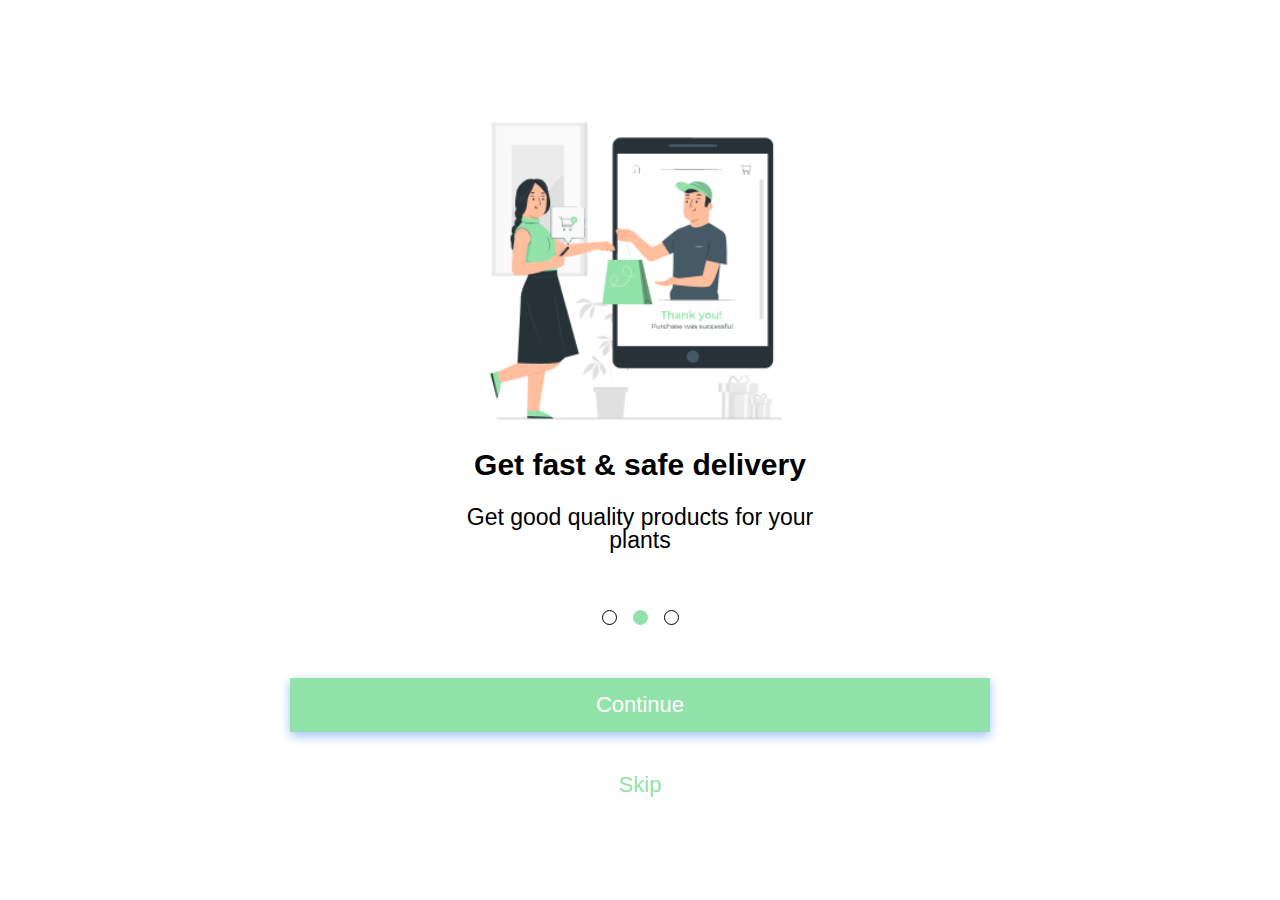
<file: Pagina-02.html>
<!DOCTYPE html>
<html lang="pt-br"> 
    <head>  
        <meta charset="UTF-8">
        <meta http-equiv="X-UA-Compatible" content="IE-edge">
        <meta name="viewport" content="width=device-width, initial-scale=1.0">
        <link href="http://fonts.cdnfonts.com/css/tt-norms-pro" rel="stylesheet">
        <link rel="stylesheet" media="(max-width: 800px)" href="page01.css" />
        <title>Onboarding (Community)</title>
        <link rel="stylesheet" href="reset.css">
        <link rel="stylesheet" href="./page02-style.css">
    
    </head>
<body>
    <main>
        <div class="componentes">
            <img src="Page-2.png" alt="">
            <h1 class="titulo">Get fast & safe delivery</h1>
            <P class="descricao">Get good quality products for your plants</P>

            <div class="bolinhas">
                    <a href="index.html">
                        <div class="circulo01"></div>
                    </a>
                    <a href="Pagina-02.html">
                        <div class="circulo02"></div>
                    </a>
                    <a href="Pagina-03.html">
                        <div class="circulo03"></div>
                    </a>
            </div>  

            <div class="buttons">
                <a class="next" href="Pagina-03.html">Continue</a>
                <a class="Skip" href="Pagina-03.html">Skip</a>
            </div>
        </div>
    </main>
</body>
</file>
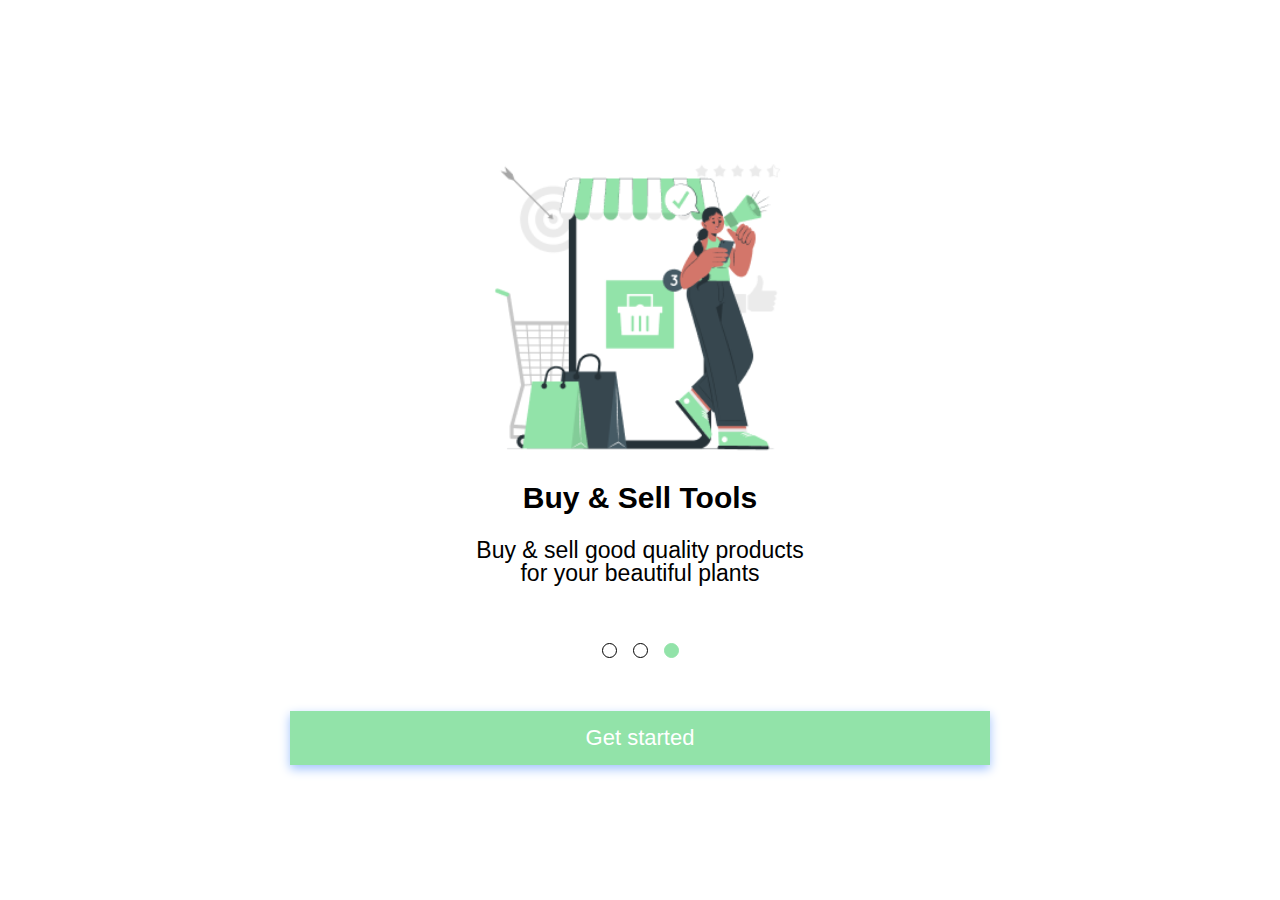
<file: Pagina-03.html>
<!DOCTYPE html>
<html lang="pt-br"> 
    <head>  
        <meta charset="UTF-8">
        <meta http-equiv="X-UA-Compatible" content="IE-edge">
        <meta name="viewport" content="width=device-width, initial-scale=1.0">
        <link href="http://fonts.cdnfonts.com/css/tt-norms-pro" rel="stylesheet">
        <title>Onboarding (Community)</title>
        <link rel="stylesheet" href="reset.css">
        <link rel="stylesheet" href="page03.css">
    
    </head>
    <body>
        <main>
            <div class="componentes">
                <img src="Page-3.png" alt="">
                <h1 class="titulo">Buy & Sell Tools</h1>
                <P class="descricao">Buy & sell good quality products for your beautiful plants</P>
    
                <div class="bolinhas">
                        <a href="index.html">
                            <div class="circulo01"></div>
                        </a>
                        <a href="Pagina-02.html">
                            <div class="circulo02"></div>
                        </a>
                        <a href="Pagina-03.html">
                            <div class="circulo03"></div>
                        </a>
                </div>  
    
                <div class="buttons">
                    <a class="next" href="index.html">Get started</a>
                </div>
            </div>
        </main>
    </body>
</file>
<file: page01.css>
main {
    font-family: 'TT Norms Pro', sans-serif;                                       
    display: flex;
    height: 100vh;
    width: 100vw;
    justify-content: center;
    align-items: center;
}

.componentes {
    width: 320px;
    display: flex;
    padding: 35px;
    flex-direction: column;
    justify-content: center;
    align-items: center;
}

img {
    margin-top: -48px;
    height: 300px;
}

.titulo {
    margin-top: 7px;
    width: 282px;
    height: 30px;
    text-align: center;
    font-style: normal;
    font-weight: 600;
    font-size: 24px;
    color: #000000;
}

.descricao {
    margin-top: 26px;
    width: 280px;
    height: 46px;
    line-height: 23.2px;
    text-align: center;
    font-style: normal;
    font-weight: 400;
    font-size: 18px;
    
    color: #000000;
}

.bolinhas {
    margin-top: 64px;
    display: flex;
    column-gap: 17px;
}

.circulo01 {
    width: 12px;
    height: 12px;
    background: #92E3A9;
    border: 1px solid #92E3A9;
    border-radius: 50px;
}

.circulo02 {
    width: 12px;
    height: 12px;
    background: white;
    border: 1px solid #000000;
    border-radius: 50px;
}

.circulo03 {
    width: 12px;
    height: 12px;
    background: white;
    border: 1px solid #000000;
    border-radius: 50px;
}

.buttons {
    display: flex;
    flex-direction: column;
}

.next {
    margin-top: 63px;
    display: flex;
    width: 308px;
    height: 54px;
    font-size: 18px;
    align-items: center;
    justify-content: center;
    text-decoration: none;  
    background: #92E3A9;
    box-shadow: 0px 4px 10px #A1C3FC;
    border: none;
    transition: 0.4s;
    cursor: pointer;    
}

a.next {
    color: white;
}

.next:hover {
    color: white;
}

.Skip {
    margin-top: 42px;
    height: 23px;
    font-style: normal;
    font-weight: 500;
    font-size: 18px;
    text-decoration: none;
    text-align: center;

    color: #92E3A9;
} 

@media screen and (min-width: 320px) {
    main {
        font-family: 'TT Norms Pro', sans-serif;                                       
        display: flex;
        height: 100vh;
        width: 100vw;
        justify-content: center;
        align-items: center;
    }
    
    .componentes {
        width: 320px;
        display: flex;
        padding: 35px;
        flex-direction: column;
        justify-content: center;
        align-items: center;
    }
    
    img {
        margin-top: -48px;
        height: 250px;
    }
    
    .titulo {
        margin-top: 7px;
        width: 282px;
        height: 30px;
        text-align: center;
        font-style: normal;
        font-weight: 600;
        font-size: 23px;
        color: #000000;
    }
    
    .descricao {
        margin-top: 26px;
        width: 250px;
        height: 46px;
        line-height: 23.2px;
        text-align: center;
        font-style: normal;
        font-weight: 400;
        font-size: 17px;
        
        color: #000000;
    }
    
    .bolinhas {
        margin-top: 64px;
        display: flex;
        column-gap: 16px;
    }
    
    .circulo01 {
        width: 11px;
        height: 11px;
        background: #92E3A9;
        border: 1px solid #92E3A9;
        border-radius: 50px;
    }
    
    .circulo02 {
        width: 11px;
        height: 11px;
        background: white;
        border: 1px solid #000000;
        border-radius: 50px;
    }
    
    .circulo03 {
        width: 11px;
        height: 11px;
        background: white;
        border: 1px solid #000000;
        border-radius: 50px;
    }
    
    .buttons {
        display: flex;
        flex-direction: column;
    }
    
    .next {
        margin-top: 63px;
        display: flex;
        width: 259px;
        height: 54px;
        font-size: 17px;
        align-items: center;
        justify-content: center;
        text-decoration: none;  
        background: #92E3A9;
        box-shadow: 0px 4px 10px #A1C3FC;
        border: none;
        transition: 0.4s;
        cursor: pointer;    
    }
    
    a.next {
        color: white;
    }
    
    .next:hover {
        color: white;
    }
    
    .Skip {
        margin-top: 42px;
        height: 23px;
        font-style: normal;
        font-weight: 500;
        font-size: 17px;
        text-decoration: none;
        text-align: center;
    
        color: #92E3A9;
    } 
    
}    

@media screen and (min-width: 375px) {
    main {
        font-family: 'TT Norms Pro', sans-serif;                                       
        display: flex;
        height: 100vh;
        width: 100vw;
        justify-content: center;
        align-items: center;
    }
    
    .componentes {
        width: 320px;
        display: flex;
        padding: 35px;
        flex-direction: column;
        justify-content: center;
        align-items: center;
    }
    
    img {
        margin-top: -15px;
        height: 300px;
    }
    
    .titulo {
        margin-top: 7px;
        width: 350px;
        height: 30px;
        text-align: center;
        font-style: normal;
        font-weight: 600;
        font-size: 27px;
        color: #000000;
    }
    
    .descricao {
        margin-top: 26px;
        width: 310px;
        height: 46px;
        line-height: 23.2px;
        text-align: center;
        font-style: normal;
        font-weight: 400;
        font-size: 20px;
        
        color: #000000;
    }
    
    .bolinhas {
        margin-top: 64px;
        display: flex;
        column-gap: 16px;
    }
    
    .circulo01 {
        width: 12px;
        height: 12px;
        background: #92E3A9;
        border: 1px solid #92E3A9;
        border-radius: 50px;
    }
    
    .circulo02 {
        width: 12px;
        height: 12px;
        background: white;
        border: 1px solid #000000;
        border-radius: 50px;
    }
    
    .circulo03 {
        width: 12px;
        height: 12px;
        background: white;
        border: 1px solid #000000;
        border-radius: 50px;
    }
    
    .buttons {
        display: flex;
        flex-direction: column;
    }
    
    .next {
        margin-top: 53px;
        display: flex;
        width: 310px;
        height: 54px;
        font-size: 20px;
        align-items: center;
        justify-content: center;
        text-decoration: none;  
        background: #92E3A9;
        box-shadow: 0px 4px 10px #A1C3FC;
        border: none;
        transition: 0.4s;
        cursor: pointer;    
    }
    
    a.next {
        color: white;
    }
    
    .next:hover {
        color: white;
    }
    
    .Skip {
        margin-top: 42px;
        height: 23px;
        font-style: normal;
        font-weight: 500;
        font-size: 20px;
        text-decoration: none;
        text-align: center;
    
        color: #92E3A9;
    } 
    
} 

@media screen and (min-width: 425px) {
    main {
        font-family: 'TT Norms Pro', sans-serif;                                       
        display: flex;
        height: 100vh;
        width: 100vw;
        justify-content: center;
        align-items: center;
    }
    
    .componentes {
        width: 320px;
        display: flex;
        padding: 35px;
        flex-direction: column;
        justify-content: center;
        align-items: center;
    }
    
    img {
        margin-top: -30px;
        height: 340px;
    }
    
    .titulo {
        margin-top: 7px;
        width: 300px;
        height: 30px;
        text-align: center;
        font-style: normal;
        font-weight: 600;
        font-size: 28px;
        color: #000000;
    }
    
    .descricao {
        margin-top: 26px;
        width: 290px;
        height: 46px;
        line-height: 23.2px;
        text-align: center;
        font-style: normal;
        font-weight: 400;
        font-size: 20px;
        
        color: #000000;
    }
    
    .bolinhas {
        margin-top: 64px;
        display: flex;
        column-gap: 16px;
    }
    
    .circulo01 {
        width: 13px;
        height: 13px;
        background: #92E3A9;
        border: 1px solid #92E3A9;
        border-radius: 50px;
    }
    
    .circulo02 {
        width: 13px;
        height: 13px;
        background: white;
        border: 1px solid #000000;
        border-radius: 50px;
    }
    
    .circulo03 {
        width: 13px;
        height: 13px;
        background: white;
        border: 1px solid #000000;
        border-radius: 50px;
    }
    
    .buttons {
        display: flex;
        flex-direction: column;
    }
    
    .next {
        margin-top: 63px;
        display: flex;
        width: 340px;
        height: 54px;
        font-size: 19px;
        align-items: center;
        justify-content: center;
        text-decoration: none;  
        background: #92E3A9;
        box-shadow: 0px 4px 10px #A1C3FC;
        border: none;
        transition: 0.4s;
        cursor: pointer;    
    }
    
    a.next {
        color: white;
    }
    
    .next:hover {
        color: white;
    }
    
    .Skip {
        margin-top: 42px;
        height: 23px;
        font-style: normal;
        font-weight: 500;
        font-size: 19px;
        text-decoration: none;
        text-align: center;
    
        color: #92E3A9;
    } 
    
} 

@media screen and (min-width: 768px) {
    main {
        font-family: 'TT Norms Pro', sans-serif;                                       
        display: flex;
        height: 100vh;
        width: 100vw;
        justify-content: center;
        align-items: center;
    }
    
    .componentes {
        width: 320px;
        display: flex;
        padding: 35px;
        flex-direction: column;
        justify-content: center;
        align-items: center;
    }
    
    img {
        margin-top: -10px;
        height: 350px;
    }
    
    .titulo {
        margin-top: 7px;
        width: 350px;
        height: 30px;
        text-align: center;
        font-style: normal;
        font-weight: 600;
        font-size: 30px;
        color: #000000;
    }
    
    .descricao {
        margin-top: 26px;
        width: 350px;
        height: 46px;
        line-height: 23.2px;
        text-align: center;
        font-style: normal;
        font-weight: 400;
        font-size: 23px;
        
        color: #000000;
    }
    
    .bolinhas {
        margin-top: 58px;
        display: flex;
        column-gap: 16px;
    }
    
    .circulo01 {
        width: 15px;
        height: 15px;
        background: #92E3A9;
        border: 1px solid #92E3A9;
        border-radius: 50px;
    }
    
    .circulo02 {
        width: 15px;
        height: 15px;
        background: white;
        border: 1px solid #000000;
        border-radius: 50px;
    }
    
    .circulo03 {
        width: 15px;
        height: 15px;
        background: white;
        border: 1px solid #000000;
        border-radius: 50px;
    }
    
    .buttons {
        display: flex;
        flex-direction: column;
    }
    
    .next {
        margin-top: 53px;
        display: flex;
        width: 700px;
        height: 54px;
        font-size: 22px;
        align-items: center;
        justify-content: center;
        text-decoration: none;  
        background: #92E3A9;
        box-shadow: 0px 4px 10px #A1C3FC;
        border: none;
        transition: 0.4s;
        cursor: pointer;    
    }
    
    a.next {
        color: white;
    }
    
    .next:hover {
        color: white;
    }
    
    .Skip {
        margin-top: 42px;
        height: 23px;
        font-style: normal;
        font-weight: 500;
        font-size: 22px;
        text-decoration: none;
        text-align: center;
    
        color: #92E3A9;
    } 
    
}
</file>
<file: page02-style.css>
main {
    font-family: 'TT Norms Pro', sans-serif;                                       
    display: flex;
    height: 100vh;
    width: 100vw;
    justify-content: center;
    align-items: center;
}

.componentes {
    width: 320px;
    display: flex;
    padding: 35px;
    flex-direction: column;
    justify-content: center;
    align-items: center;
}

img {
    margin-top: -48px;
    height: 300px;
}

.titulo {
    margin-top: 7px;
    width: 282px;
    height: 30px;
    text-align: center;
    font-style: normal;
    font-weight: 600;
    font-size: 24px;
    color: #000000;
}

.descricao {
    margin-top: 26px;
    width: 275px;
    height: 46px;
    line-height: 23.2px;
    text-align: center;
    font-style: normal;
    font-weight: 400;
    font-size: 18px;
    
    color: #000000;
}

.bolinhas {
    margin-top: 64px;
    display: flex;
    column-gap: 17px;
}

.circulo01 {
    width: 12px;
    height: 12px;
    background: white;
    border: 1px solid #000000;
    border-radius: 50px;
}

.circulo02 {
    width: 12px;
    height: 12px;
    background: #92E3A9;
    border: 1px solid #92E3A9;
    border-radius: 50px;
}

.circulo03 {
    width: 12px;
    height: 12px;
    background: white;
    border: 1px solid #000000;
    border-radius: 50px;
}

.buttons {
    display: flex;
    flex-direction: column;
}

.next {
    margin-top: 63px;
    display: flex;
    width: 308px;
    height: 54px;
    font-size: 18px;
    align-items: center;
    justify-content: center;
    text-decoration: none;  
    background: #92E3A9;
    box-shadow: 0px 4px 10px #A1C3FC;
    border: none;
    transition: 0.4s;  
    cursor: pointer; 
}

a.next {
    color: white;
}

.next:hover {
    color: white;
}

.Skip {
    margin-top: 42px;
    height: 23px;
    font-style: normal;
    font-weight: 500;
    font-size: 18px;
    text-decoration: none;
    text-align: center;


    color: #92E3A9;
} 

@media screen and (min-width: 320px) {
    main {
        font-family: 'TT Norms Pro', sans-serif;                                       
        display: flex;
        height: 100vh;
        width: 100vw;
        justify-content: center;
        align-items: center;
    }
    
    .componentes {
        width: 320px;
        display: flex;
        padding: 35px;
        flex-direction: column;
        justify-content: center;
        align-items: center;
    }
    
    img {
        margin-top: -48px;
        height: 250px;
    }
    
    .titulo {
        margin-top: 7px;
        width: 282px;
        height: 30px;
        text-align: center;
        font-style: normal;
        font-weight: 600;
        font-size: 23px;
        color: #000000;
    }
    
    .descricao {
        margin-top: 26px;
        width: 250px;
        height: 46px;
        line-height: 23.2px;
        text-align: center;
        font-style: normal;
        font-weight: 400;
        font-size: 17px;
        
        color: #000000;
    }
    
    .bolinhas {
        margin-top: 64px;
        display: flex;
        column-gap: 16px;
    }
    
    .circulo01 {
        width: 11px;
        height: 11px;
        background: white;
        border: 1px solid #000000;
        border-radius: 50px;
    }
    
    .circulo02 {
        width: 11px;
        height: 11px;
        background: #92E3A9;
        border: 1px solid #92E3A9;
        border-radius: 50px;
    }
    
    .circulo03 {
        width: 11px;
        height: 11px;
        background: white;
        border: 1px solid #000000;
        border-radius: 50px;
    }
    
    .buttons {
        display: flex;
        flex-direction: column;
    }
    
    .next {
        margin-top: 63px;
        display: flex;
        width: 259px;
        height: 54px;
        font-size: 17px;
        align-items: center;
        justify-content: center;
        text-decoration: none;  
        background: #92E3A9;
        box-shadow: 0px 4px 10px #A1C3FC;
        border: none;
        transition: 0.4s;
        cursor: pointer;    
    }
    
    a.next {
        color: white;
    }
    
    .next:hover {
        color: white;
    }
    
    .Skip {
        margin-top: 42px;
        height: 23px;
        font-style: normal;
        font-weight: 500;
        font-size: 17px;
        text-decoration: none;
        text-align: center;
    
        color: #92E3A9;
    } 
    
}    

@media screen and (min-width: 375px) {
    main {
        font-family: 'TT Norms Pro', sans-serif;                                       
        display: flex;
        height: 100vh;
        width: 100vw;
        justify-content: center;
        align-items: center;
    }
    
    .componentes {
        width: 320px;
        display: flex;
        padding: 35px;
        flex-direction: column;
        justify-content: center;
        align-items: center;
    }
    
    img {
        margin-top: -15px;
        height: 300px;
    }
    
    .titulo {
        margin-top: 7px;
        width: 350px;
        height: 30px;
        text-align: center;
        font-style: normal;
        font-weight: 600;
        font-size: 25px;
        color: #000000;
    }
    
    .descricao {
        margin-top: 26px;
        width: 350px;
        height: 46px;
        line-height: 23.2px;
        text-align: center;
        font-style: normal;
        font-weight: 400;
        font-size: 20px;
        
        color: #000000;
    }
    
    .bolinhas {
        margin-top: 64px;
        display: flex;
        column-gap: 16px;
    }
    
    .circulo01 {
        width: 12px;
        height: 12px;
        background: white;
        border: 1px solid #000000;
        border-radius: 50px;
    }
    
    .circulo02 {
        width: 12px;
        height: 12px;
        background: #92E3A9;
        border: 1px solid #92E3A9;
        border-radius: 50px;
    }
    
    .circulo03 {
        width: 12px;
        height: 12px;
        background: white;
        border: 1px solid #000000;
        border-radius: 50px;
    }
    
    .buttons {
        display: flex;
        flex-direction: column;
    }
    
    .next {
        margin-top: 53px;
        display: flex;
        width: 310px;
        height: 54px;
        font-size: 20px;
        align-items: center;
        justify-content: center;
        text-decoration: none;  
        background: #92E3A9;
        box-shadow: 0px 4px 10px #A1C3FC;
        border: none;
        transition: 0.4s;
        cursor: pointer;    
    }
    
    a.next {
        color: white;
    }
    
    .next:hover {
        color: white;
    }
    
    .Skip {
        margin-top: 42px;
        height: 23px;
        font-style: normal;
        font-weight: 500;
        font-size: 20px;
        text-decoration: none;
        text-align: center;
    
        color: #92E3A9;
    } 
    
} 

@media screen and (min-width: 425px) {
    main {
        font-family: 'TT Norms Pro', sans-serif;                                       
        display: flex;
        height: 100vh;
        width: 100vw;
        justify-content: center;
        align-items: center;
    }
    
    .componentes {
        width: 320px;
        display: flex;
        padding: 35px;
        flex-direction: column;
        justify-content: center;
        align-items: center;
    }
    
    img {
        margin-top: -30px;
        height: 340px;
    }
    
    .titulo {
        margin-top: 7px;
        width: 300px;
        height: 30px;
        text-align: center;
        font-style: normal;
        font-weight: 600;
        font-size: 28px;
        color: #000000;
    }
    
    .descricao {
        margin-top: 26px;
        width: 290px;
        height: 46px;
        line-height: 23.2px;
        text-align: center;
        font-style: normal;
        font-weight: 400;
        font-size: 20px;
        
        color: #000000;
    }
    
    .bolinhas {
        margin-top: 64px;
        display: flex;
        column-gap: 16px;
    }
    
    .circulo01 {
        width: 13px;
        height: 13px;
        background: white;
        border: 1px solid #000000;
        border-radius: 50px;
    }
    
    .circulo02 {
        width: 13px;
        height: 13px;
        background: #92E3A9;
        border: 1px solid #92E3A9;
        border-radius: 50px;
    }
    
    .circulo03 {
        width: 13px;
        height: 13px;
        background: white;
        border: 1px solid #000000;
        border-radius: 50px;
    }
    
    .buttons {
        display: flex;
        flex-direction: column;
    }
    
    .next {
        margin-top: 63px;
        display: flex;
        width: 340px;
        height: 54px;
        font-size: 19px;
        align-items: center;
        justify-content: center;
        text-decoration: none;  
        background: #92E3A9;
        box-shadow: 0px 4px 10px #A1C3FC;
        border: none;
        transition: 0.4s;
        cursor: pointer;    
    }
    
    a.next {
        color: white;
    }
    
    .next:hover {
        color: white;
    }
    
    .Skip {
        margin-top: 42px;
        height: 23px;
        font-style: normal;
        font-weight: 500;
        font-size: 19px;
        text-decoration: none;
        text-align: center;
    
        color: #92E3A9;
    } 
    
} 

@media screen and (min-width: 768px) {
    main {
        font-family: 'TT Norms Pro', sans-serif;                                       
        display: flex;
        height: 100vh;
        width: 100vw;
        justify-content: center;
        align-items: center;
    }
    
    .componentes {
        width: 320px;
        display: flex;
        padding: 35px;
        flex-direction: column;
        justify-content: center;
        align-items: center;
    }
    
    img {
        margin-top: -10px;
        height: 350px;
    }
    
    .titulo {
        margin-top: 7px;
        width: 350px;
        height: 30px;
        text-align: center;
        font-style: normal;
        font-weight: 600;
        font-size: 30px;
        color: #000000;
    }
    
    .descricao {
        margin-top: 26px;
        width: 350px;
        height: 46px;
        line-height: 23.2px;
        text-align: center;
        font-style: normal;
        font-weight: 400;
        font-size: 23px;
        
        color: #000000;
    }
    
    .bolinhas {
        margin-top: 58px;
        display: flex;
        column-gap: 16px;
    }
    
    .circulo01 {
        width: 15px;
        height: 15px;
        background: white;
        border: 1px solid #000000;
        border-radius: 50px;
    }
    
    .circulo02 {
        width: 15px;
        height: 15px;
        background: #92E3A9;
        border: 1px solid #92E3A9;
        border-radius: 50px;
    }
    
    .circulo03 {
        width: 15px;
        height: 15px;
        background: white;
        border: 1px solid #000000;
        border-radius: 50px;
    }
    
    .buttons {
        display: flex;
        flex-direction: column;
    }
    
    .next {
        margin-top: 53px;
        display: flex;
        width: 700px;
        height: 54px;
        font-size: 22px;
        align-items: center;
        justify-content: center;
        text-decoration: none;  
        background: #92E3A9;
        box-shadow: 0px 4px 10px #A1C3FC;
        border: none;
        transition: 0.4s;
        cursor: pointer;    
    }
    
    a.next {
        color: white;
    }
    
    .next:hover {
        color: white;
    }
    
    .Skip {
        margin-top: 42px;
        height: 23px;
        font-style: normal;
        font-weight: 500;
        font-size: 22px;
        text-decoration: none;
        text-align: center;
    
        color: #92E3A9;
    } 
    
}
</file>
<file: page03.css>
main {
    font-family: 'TT Norms Pro', sans-serif;                                       
    display: flex;
    height: 100vh;
    width: 100vw;
    justify-content: center;
    align-items: center;
}

.componentes {
    width: 320px;
    display: flex;
    padding: 35px;
    flex-direction: column;
    justify-content: center;
    align-items: center;
}

img {
    margin-top: -48px;
    height: 300px;
}

.titulo {
    margin-top: 7px;
    width: 282px;
    height: 30px;
    text-align: center;
    font-style: normal;
    font-weight: 600;
    font-size: 24px;
    color: #000000;
}

.descricao {
    margin-top: 26px;
    width: 280px;
    height: 46px;
    line-height: 23.2px;
    text-align: center;
    font-style: normal;
    font-weight: 400;
    font-size: 18px;
    
    color: #000000;
}

.bolinhas {
    margin-top: 64px;
    display: flex;
    column-gap: 17px;
}

.circulo01 {
    width: 12px;
    height: 12px;
    background: white;
    border: 1px solid #000000;
    border-radius: 50px;
}

.circulo02 {
    width: 12px;
    height: 12px;
    background: white;
    border: 1px solid #000000;
    border-radius: 50px;
}

.circulo03 {
    width: 12px;
    height: 12px;
    background: #92E3A9;
    border: 1px solid #92E3A9;
    border-radius: 50px;
}

.buttons {
    display: flex;
    flex-direction: column;
}

.next {
    margin-top: 63px;
    display: flex;
    width: 308px;
    height: 54px;
    font-size: 18px;
    align-items: center;
    justify-content: center;
    text-decoration: none;  
    background: #92E3A9;
    box-shadow: 0px 4px 10px #A1C3FC;
    border: none;
    transition: 0.4s;
    cursor: pointer;    
}

a.next {
    color: white;
}

.next:hover {
    color: white;
}

@media screen and (min-width: 320px) {
    main {
        font-family: 'TT Norms Pro', sans-serif;                                       
        display: flex;
        height: 100vh;
        width: 100vw;
        justify-content: center;
        align-items: center;
    }
    
    .componentes {
        width: 320px;
        display: flex;
        padding: 35px;
        flex-direction: column;
        justify-content: center;
        align-items: center;
    }
    
    img {
        margin-top: -48px;
        height: 250px;
    }
    
    .titulo {
        margin-top: 7px;
        width: 282px;
        height: 30px;
        text-align: center;
        font-style: normal;
        font-weight: 600;
        font-size: 23px;
        color: #000000;
    }
    
    .descricao {
        margin-top: 26px;
        width: 250px;
        height: 46px;
        line-height: 23.2px;
        text-align: center;
        font-style: normal;
        font-weight: 400;
        font-size: 17px;
        
        color: #000000;
    }
    
    .bolinhas {
        margin-top: 64px;
        display: flex;
        column-gap: 16px;
    }
    
    .circulo01 {
        width: 11px;
        height: 11px;
        background: white;
        border: 1px solid #000000;
        border-radius: 50px;
    }
    
    .circulo02 {
        width: 11px;
        height: 11px;
        background: white;
        border: 1px solid #000000;
        border-radius: 50px;
    }
    
    .circulo03 {
        width: 11px;
        height: 11px;
        background: #92E3A9;
        border: 1px solid #92E3A9;
        border-radius: 50px;
    }
    
    .buttons {
        display: flex;
        flex-direction: column;
    }
    
    .next {
        margin-top: 63px;
        display: flex;
        width: 259px;
        height: 54px;
        font-size: 17px;
        align-items: center;
        justify-content: center;
        text-decoration: none;  
        background: #92E3A9;
        box-shadow: 0px 4px 10px #A1C3FC;
        border: none;
        transition: 0.4s;
        cursor: pointer;    
    }
    
    a.next {
        color: white;
    }
    
    .next:hover {
        color: white;
    }
    
}    

@media screen and (min-width: 375px) {
    main {
        font-family: 'TT Norms Pro', sans-serif;                                       
        display: flex;
        height: 100vh;
        width: 100vw;
        justify-content: center;
        align-items: center;
    }
    
    .componentes {
        width: 320px;
        display: flex;
        padding: 35px;
        flex-direction: column;
        justify-content: center;
        align-items: center;
    }
    
    img {
        margin-top: -15px;
        height: 300px;
    }
    
    .titulo {
        margin-top: 7px;
        width: 350px;
        height: 30px;
        text-align: center;
        font-style: normal;
        font-weight: 600;
        font-size: 26px;
        color: #000000;
    }
    
    .descricao {
        margin-top: 26px;
        width: 300px;
        height: 46px;
        line-height: 23.2px;
        text-align: center;
        font-style: normal;
        font-weight: 400;
        font-size: 20px;
        
        color: #000000;
    }
    
    .bolinhas {
        margin-top: 64px;
        display: flex;
        column-gap: 16px;
    }
    
    .circulo01 {
        width: 12px;
        height: 12px;
        background: white;
        border: 1px solid #000000;
        border-radius: 50px;
    }
    
    .circulo02 {
        width: 12px;
        height: 12px;
        background: white;
        border: 1px solid #000000;
        border-radius: 50px;
    }
    
    .circulo03 {
        width: 12px;
        height: 12px;
        background: #92E3A9;
        border: 1px solid #92E3A9;
        border-radius: 50px;
    }
    
    .buttons {
        display: flex;
        flex-direction: column;
    }
    
    .next {
        margin-top: 53px;
        display: flex;
        width: 310px;
        height: 54px;
        font-size: 20px;
        align-items: center;
        justify-content: center;
        text-decoration: none;  
        background: #92E3A9;
        box-shadow: 0px 4px 10px #A1C3FC;
        border: none;
        transition: 0.4s;
        cursor: pointer;    
    }
    
    a.next {
        color: white;
    }
    
    .next:hover {
        color: white;
    }
    
} 

@media screen and (min-width: 425px) {
    main {
        font-family: 'TT Norms Pro', sans-serif;                                       
        display: flex;
        height: 100vh;
        width: 100vw;
        justify-content: center;
        align-items: center;
    }
    
    .componentes {
        width: 320px;
        display: flex;
        padding: 35px;
        flex-direction: column;
        justify-content: center;
        align-items: center;
    }
    
    img {
        margin-top: -30px;
        height: 340px;
    }
    
    .titulo {
        margin-top: 7px;
        width: 300px;
        height: 30px;
        text-align: center;
        font-style: normal;
        font-weight: 600;
        font-size: 28px;
        color: #000000;
    }
    
    .descricao {
        margin-top: 26px;
        width: 300px;
        height: 46px;
        line-height: 23.2px;
        text-align: center;
        font-style: normal;
        font-weight: 400;
        font-size: 20px;
        
        color: #000000;
    }
    
    .bolinhas {
        margin-top: 64px;
        display: flex;
        column-gap: 16px;
    }
    
    .circulo01 {
        width: 13px;
        height: 13px;
        background: white;
        border: 1px solid #000000;
        border-radius: 50px;
    }
    
    .circulo02 {
        width: 13px;
        height: 13px;
        background: white;
        border: 1px solid #000000;
        border-radius: 50px;
    }
    
    .circulo03 {
        width: 13px;
        height: 13px;
        background: #92E3A9;
        border: 1px solid #92E3A9;
        border-radius: 50px;
    }
    
    .buttons {
        display: flex;
        flex-direction: column;
    }
    
    .next {
        margin-top: 63px;
        display: flex;
        width: 340px;
        height: 54px;
        font-size: 19px;
        align-items: center;
        justify-content: center;
        text-decoration: none;  
        background: #92E3A9;
        box-shadow: 0px 4px 10px #A1C3FC;
        border: none;
        transition: 0.4s;
        cursor: pointer;    
    }
    
    a.next {
        color: white;
    }
    
    .next:hover {
        color: white;
    }
    
} 

@media screen and (min-width: 768px) {
    main {
        font-family: 'TT Norms Pro', sans-serif;                                       
        display: flex;
        height: 100vh;
        width: 100vw;
        justify-content: center;
        align-items: center;
    }
    
    .componentes {
        width: 320px;
        display: flex;
        padding: 35px;
        flex-direction: column;
        justify-content: center;
        align-items: center;
    }
    
    img {
        margin-top: -10px;
        height: 350px;
    }
    
    .titulo {
        margin-top: 7px;
        width: 350px;
        height: 30px;
        text-align: center;
        font-style: normal;
        font-weight: 600;
        font-size: 30px;
        color: #000000;
    }
    
    .descricao {
        margin-top: 26px;
        width: 350px;
        height: 46px;
        line-height: 23.2px;
        text-align: center;
        font-style: normal;
        font-weight: 400;
        font-size: 23px;
        
        color: #000000;
    }
    
    .bolinhas {
        margin-top: 58px;
        display: flex;
        column-gap: 16px;
    }
    
    .circulo01 {
        width: 15px;
        height: 15px;
        background: white;
        border: 1px solid #000000;
        border-radius: 50px;
    }
    
    .circulo02 {
        width: 15px;
        height: 15px;
        background: white;
        border: 1px solid #000000;
        border-radius: 50px;
    }
    
    .circulo03 {
        width: 15px;
        height: 15px;
        background: #92E3A9;
        border: 1px solid #92E3A9;
        border-radius: 50px;
    }
    
    .buttons {
        display: flex;
        flex-direction: column;
    }
    
    .next {
        margin-top: 53px;
        display: flex;
        width: 700px;
        height: 54px;
        font-size: 22px;
        align-items: center;
        justify-content: center;
        text-decoration: none;  
        background: #92E3A9;
        box-shadow: 0px 4px 10px #A1C3FC;
        border: none;
        transition: 0.4s;
        cursor: pointer;    
    }
    
    a.next {
        color: white;
    }
    
    .next:hover {
        color: white;
    }
    
}
</file>
